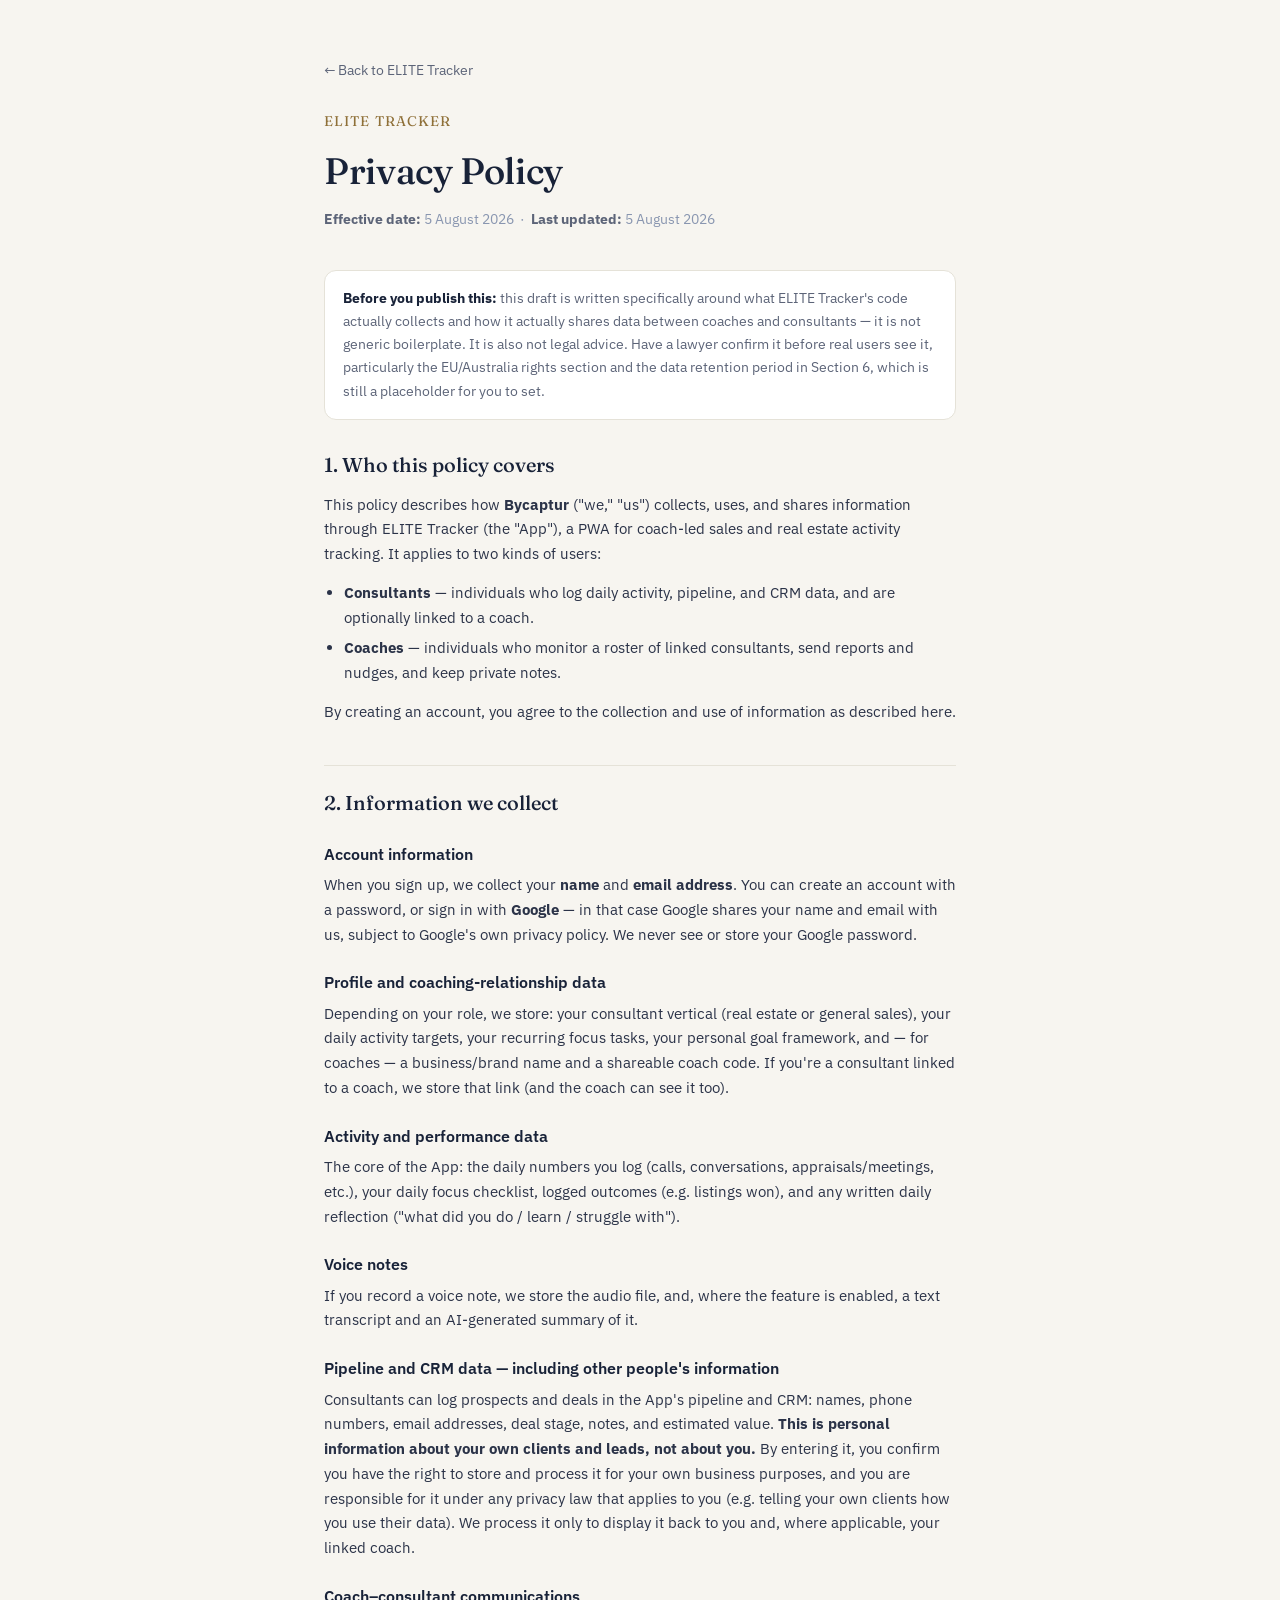
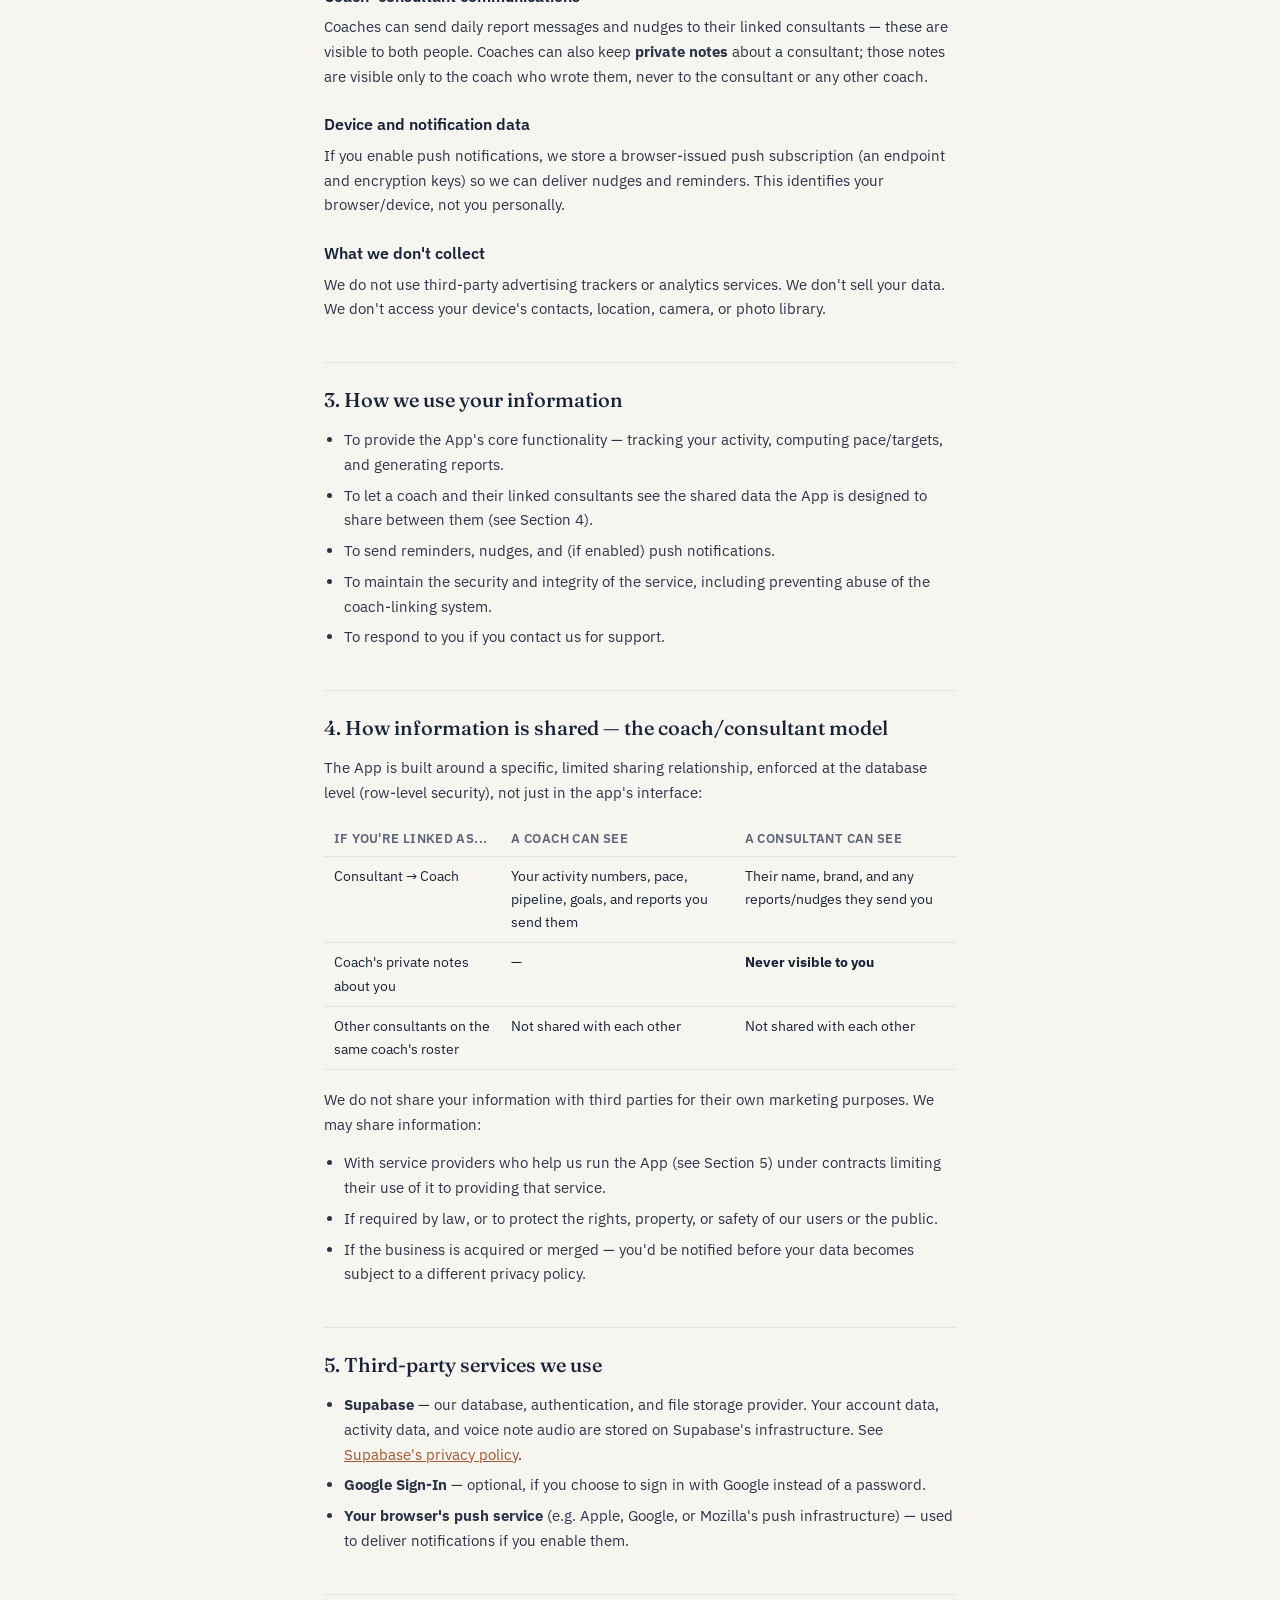
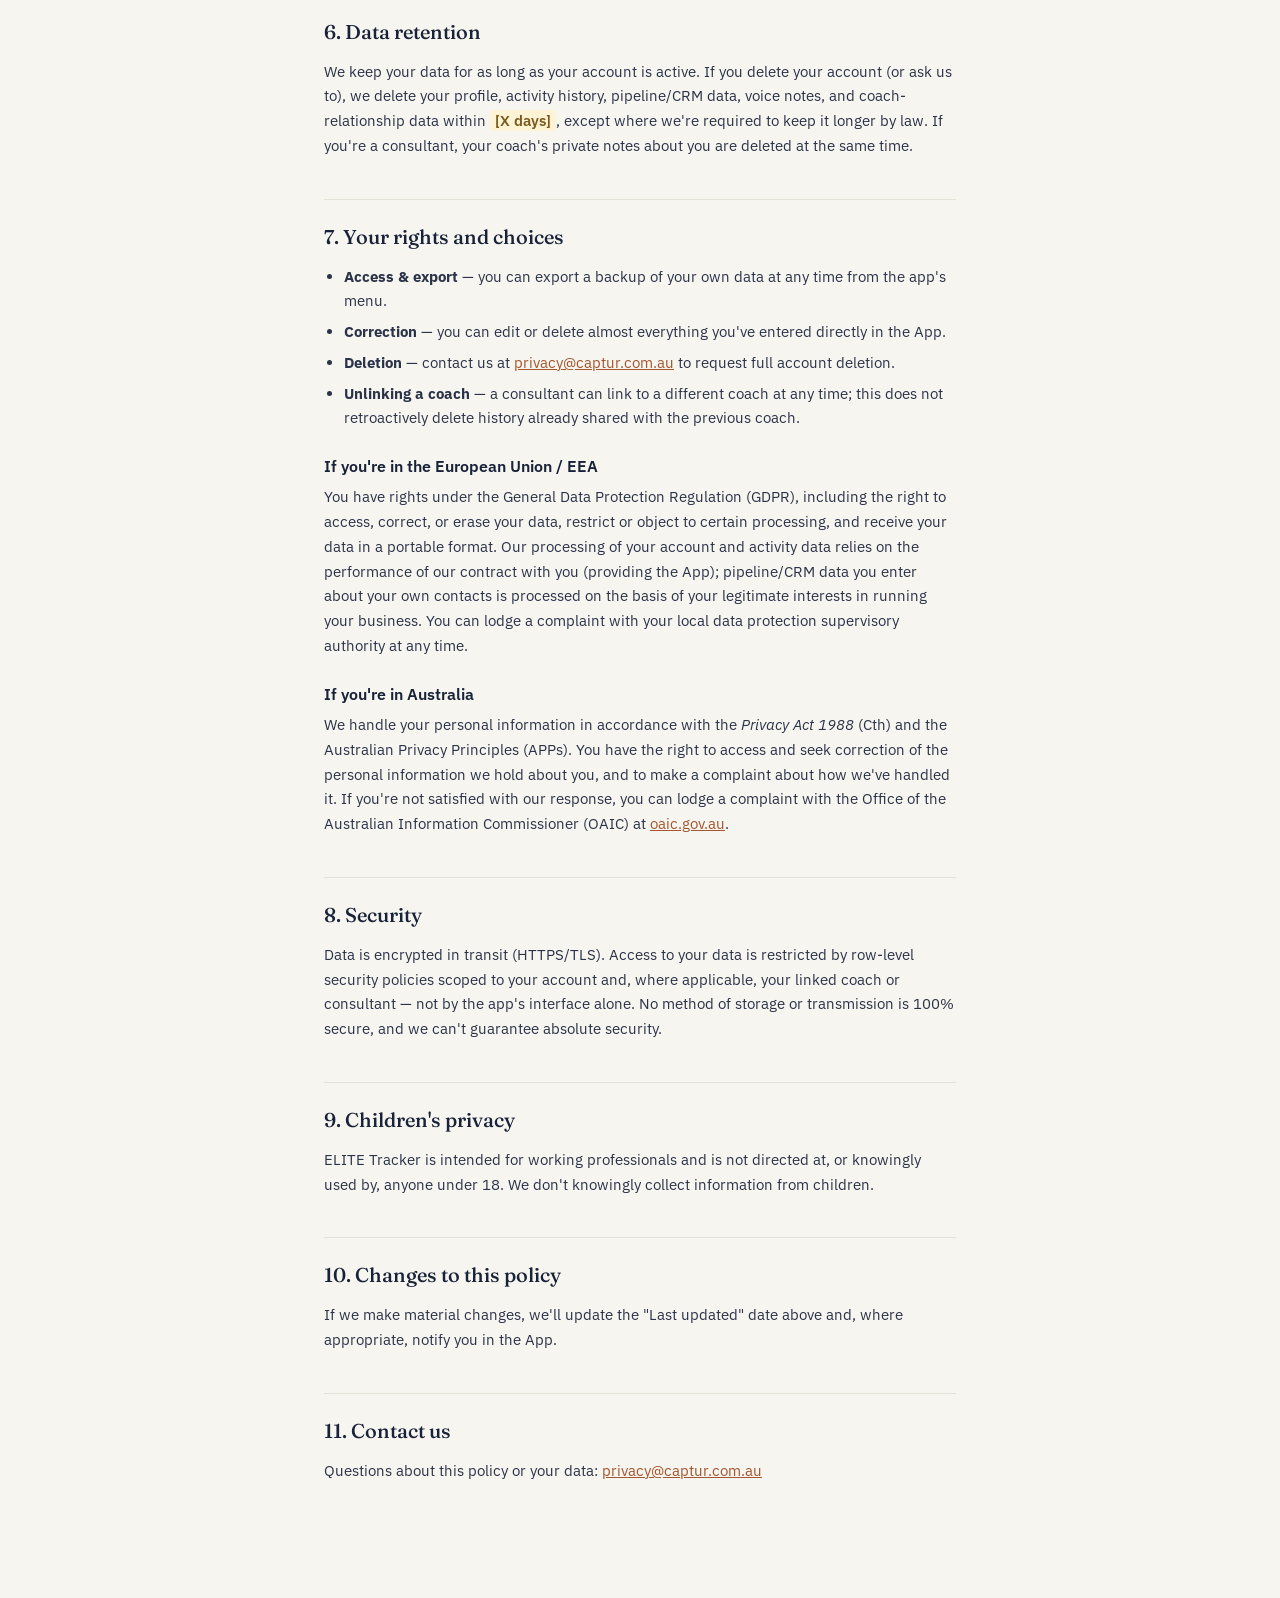
<file: privacy.html>
<!DOCTYPE html>
<html lang="en">
<head>
<meta charset="UTF-8">
<meta name="viewport" content="width=device-width, initial-scale=1">
<title>Privacy Policy — ELITE Tracker</title>
<link rel="icon" href="icons/favicon.png">
<link rel="preconnect" href="https://fonts.googleapis.com">
<link rel="preconnect" href="https://fonts.gstatic.com" crossorigin>
<link href="https://fonts.googleapis.com/css2?family=Fraunces:ital,opsz,wght@0,9..144,300..600;1,9..144,300..600&family=IBM+Plex+Sans:wght@400;500;600&display=swap" rel="stylesheet">
<style>
  :root{
    --ink:#182238; --page-bg:#f7f5f0; --surface:#ffffff;
    --hairline:#e5e2d8; --bone-muted:#5c6478; --bone-faint:#8996b0;
    --gold:#8f7038; --clay:#a3562f;
    --sans:'IBM Plex Sans', system-ui, -apple-system, 'Segoe UI', sans-serif;
    --serif:'Fraunces', Georgia, serif;
  }
  *{box-sizing:border-box}
  body{margin:0;background:var(--page-bg);color:var(--ink);font-family:var(--sans);line-height:1.65;-webkit-font-smoothing:antialiased}
  .wrap{max-width:680px;margin:0 auto;padding:56px 24px 100px}
  .brand{font-family:var(--serif);font-size:14px;letter-spacing:.08em;color:var(--gold);text-transform:uppercase;margin-bottom:8px}
  h1{font-family:var(--serif);font-weight:500;font-size:clamp(1.7rem,5vw,2.3rem);margin:0 0 6px;letter-spacing:-.01em}
  .meta{color:var(--bone-faint);font-size:13.5px;margin-bottom:40px}
  .meta strong{color:var(--bone-muted)}
  h2{font-family:var(--serif);font-weight:500;font-size:1.25rem;margin:40px 0 12px;padding-top:20px;border-top:1px solid var(--hairline)}
  h2:first-of-type{border-top:none;padding-top:0;margin-top:0}
  h3{font-size:1rem;font-weight:600;margin:22px 0 6px}
  p{margin:0 0 14px;font-size:15px;color:#2b3348}
  ul{margin:0 0 14px;padding-left:20px}
  li{margin-bottom:6px;font-size:15px;color:#2b3348}
  a{color:var(--clay)}
  .callout{background:var(--surface);border:1px solid var(--hairline);border-radius:12px;padding:16px 18px;margin:0 0 28px;font-size:14px;color:var(--bone-muted)}
  .callout strong{color:var(--ink)}
  .placeholder{background:#fff3d6;padding:1px 5px;border-radius:4px;color:#7a5a1d;font-weight:600}
  table{width:100%;border-collapse:collapse;margin:0 0 18px;font-size:14px}
  th,td{text-align:left;padding:8px 10px;border-bottom:1px solid var(--hairline);vertical-align:top}
  th{color:var(--bone-muted);font-weight:600;font-size:12.5px;text-transform:uppercase;letter-spacing:.03em}
  .back{display:inline-block;margin-bottom:28px;font-size:14px;color:var(--bone-muted);text-decoration:none}
  @media print{.back{display:none}}
</style>
</head>
<body>
<div class="wrap">
  <a class="back" href="index.html">&larr; Back to ELITE Tracker</a>
  <div class="brand">ELITE Tracker</div>
  <h1>Privacy Policy</h1>
  <p class="meta"><strong>Effective date:</strong> 5 August 2026 &nbsp;·&nbsp; <strong>Last updated:</strong> 5 August 2026</p>

  <div class="callout">
    <strong>Before you publish this:</strong> this draft is written specifically around what ELITE Tracker's code actually collects and how it actually shares data between coaches and consultants — it is not generic boilerplate. It is also not legal advice. Have a lawyer confirm it before real users see it, particularly the EU/Australia rights section and the data retention period in Section 6, which is still a placeholder for you to set.
  </div>

  <h2>1. Who this policy covers</h2>
  <p>This policy describes how <strong>Bycaptur</strong> ("we," "us") collects, uses, and shares information through ELITE Tracker (the "App"), a PWA for coach-led sales and real estate activity tracking. It applies to two kinds of users:</p>
  <ul>
    <li><strong>Consultants</strong> — individuals who log daily activity, pipeline, and CRM data, and are optionally linked to a coach.</li>
    <li><strong>Coaches</strong> — individuals who monitor a roster of linked consultants, send reports and nudges, and keep private notes.</li>
  </ul>
  <p>By creating an account, you agree to the collection and use of information as described here.</p>

  <h2>2. Information we collect</h2>

  <h3>Account information</h3>
  <p>When you sign up, we collect your <strong>name</strong> and <strong>email address</strong>. You can create an account with a password, or sign in with <strong>Google</strong> — in that case Google shares your name and email with us, subject to Google's own privacy policy. We never see or store your Google password.</p>

  <h3>Profile and coaching-relationship data</h3>
  <p>Depending on your role, we store: your consultant vertical (real estate or general sales), your daily activity targets, your recurring focus tasks, your personal goal framework, and — for coaches — a business/brand name and a shareable coach code. If you're a consultant linked to a coach, we store that link (and the coach can see it too).</p>

  <h3>Activity and performance data</h3>
  <p>The core of the App: the daily numbers you log (calls, conversations, appraisals/meetings, etc.), your daily focus checklist, logged outcomes (e.g. listings won), and any written daily reflection ("what did you do / learn / struggle with").</p>

  <h3>Voice notes</h3>
  <p>If you record a voice note, we store the audio file, and, where the feature is enabled, a text transcript and an AI-generated summary of it.</p>

  <h3>Pipeline and CRM data — including other people's information</h3>
  <p>Consultants can log prospects and deals in the App's pipeline and CRM: names, phone numbers, email addresses, deal stage, notes, and estimated value. <strong>This is personal information about your own clients and leads, not about you.</strong> By entering it, you confirm you have the right to store and process it for your own business purposes, and you are responsible for it under any privacy law that applies to you (e.g. telling your own clients how you use their data). We process it only to display it back to you and, where applicable, your linked coach.</p>

  <h3>Coach–consultant communications</h3>
  <p>Coaches can send daily report messages and nudges to their linked consultants — these are visible to both people. Coaches can also keep <strong>private notes</strong> about a consultant; those notes are visible only to the coach who wrote them, never to the consultant or any other coach.</p>

  <h3>Device and notification data</h3>
  <p>If you enable push notifications, we store a browser-issued push subscription (an endpoint and encryption keys) so we can deliver nudges and reminders. This identifies your browser/device, not you personally.</p>

  <h3>What we don't collect</h3>
  <p>We do not use third-party advertising trackers or analytics services. We don't sell your data. We don't access your device's contacts, location, camera, or photo library.</p>

  <h2>3. How we use your information</h2>
  <ul>
    <li>To provide the App's core functionality — tracking your activity, computing pace/targets, and generating reports.</li>
    <li>To let a coach and their linked consultants see the shared data the App is designed to share between them (see Section 4).</li>
    <li>To send reminders, nudges, and (if enabled) push notifications.</li>
    <li>To maintain the security and integrity of the service, including preventing abuse of the coach-linking system.</li>
    <li>To respond to you if you contact us for support.</li>
  </ul>

  <h2>4. How information is shared — the coach/consultant model</h2>
  <p>The App is built around a specific, limited sharing relationship, enforced at the database level (row-level security), not just in the app's interface:</p>
  <table>
    <tr><th>If you're linked as...</th><th>A coach can see</th><th>A consultant can see</th></tr>
    <tr><td>Consultant → Coach</td><td>Your activity numbers, pace, pipeline, goals, and reports you send them</td><td>Their name, brand, and any reports/nudges they send you</td></tr>
    <tr><td>Coach's private notes about you</td><td>—</td><td><strong>Never visible to you</strong></td></tr>
    <tr><td>Other consultants on the same coach's roster</td><td>Not shared with each other</td><td>Not shared with each other</td></tr>
  </table>
  <p>We do not share your information with third parties for their own marketing purposes. We may share information:</p>
  <ul>
    <li>With service providers who help us run the App (see Section 5) under contracts limiting their use of it to providing that service.</li>
    <li>If required by law, or to protect the rights, property, or safety of our users or the public.</li>
    <li>If the business is acquired or merged — you'd be notified before your data becomes subject to a different privacy policy.</li>
  </ul>

  <h2>5. Third-party services we use</h2>
  <ul>
    <li><strong>Supabase</strong> — our database, authentication, and file storage provider. Your account data, activity data, and voice note audio are stored on Supabase's infrastructure. See <a href="https://supabase.com/privacy" target="_blank" rel="noopener">Supabase's privacy policy</a>.</li>
    <li><strong>Google Sign-In</strong> — optional, if you choose to sign in with Google instead of a password.</li>
    <li><strong>Your browser's push service</strong> (e.g. Apple, Google, or Mozilla's push infrastructure) — used to deliver notifications if you enable them.</li>
  </ul>

  <h2>6. Data retention</h2>
  <p>We keep your data for as long as your account is active. If you delete your account (or ask us to), we delete your profile, activity history, pipeline/CRM data, voice notes, and coach-relationship data within <span class="placeholder">[X days]</span>, except where we're required to keep it longer by law. If you're a consultant, your coach's private notes about you are deleted at the same time.</p>

  <h2>7. Your rights and choices</h2>
  <ul>
    <li><strong>Access & export</strong> — you can export a backup of your own data at any time from the app's menu.</li>
    <li><strong>Correction</strong> — you can edit or delete almost everything you've entered directly in the App.</li>
    <li><strong>Deletion</strong> — contact us at <a href="mailto:privacy@captur.com.au">privacy@captur.com.au</a> to request full account deletion.</li>
    <li><strong>Unlinking a coach</strong> — a consultant can link to a different coach at any time; this does not retroactively delete history already shared with the previous coach.</li>
  </ul>
  <h3>If you're in the European Union / EEA</h3>
  <p>You have rights under the General Data Protection Regulation (GDPR), including the right to access, correct, or erase your data, restrict or object to certain processing, and receive your data in a portable format. Our processing of your account and activity data relies on the performance of our contract with you (providing the App); pipeline/CRM data you enter about your own contacts is processed on the basis of your legitimate interests in running your business. You can lodge a complaint with your local data protection supervisory authority at any time.</p>
  <h3>If you're in Australia</h3>
  <p>We handle your personal information in accordance with the <em>Privacy Act 1988</em> (Cth) and the Australian Privacy Principles (APPs). You have the right to access and seek correction of the personal information we hold about you, and to make a complaint about how we've handled it. If you're not satisfied with our response, you can lodge a complaint with the Office of the Australian Information Commissioner (OAIC) at <a href="https://www.oaic.gov.au" target="_blank" rel="noopener">oaic.gov.au</a>.</p>

  <h2>8. Security</h2>
  <p>Data is encrypted in transit (HTTPS/TLS). Access to your data is restricted by row-level security policies scoped to your account and, where applicable, your linked coach or consultant — not by the app's interface alone. No method of storage or transmission is 100% secure, and we can't guarantee absolute security.</p>

  <h2>9. Children's privacy</h2>
  <p>ELITE Tracker is intended for working professionals and is not directed at, or knowingly used by, anyone under 18. We don't knowingly collect information from children.</p>

  <h2>10. Changes to this policy</h2>
  <p>If we make material changes, we'll update the "Last updated" date above and, where appropriate, notify you in the App.</p>

  <h2>11. Contact us</h2>
  <p>Questions about this policy or your data: <a href="mailto:privacy@captur.com.au">privacy@captur.com.au</a></p>
</div>
</body>
</html>
</file>
